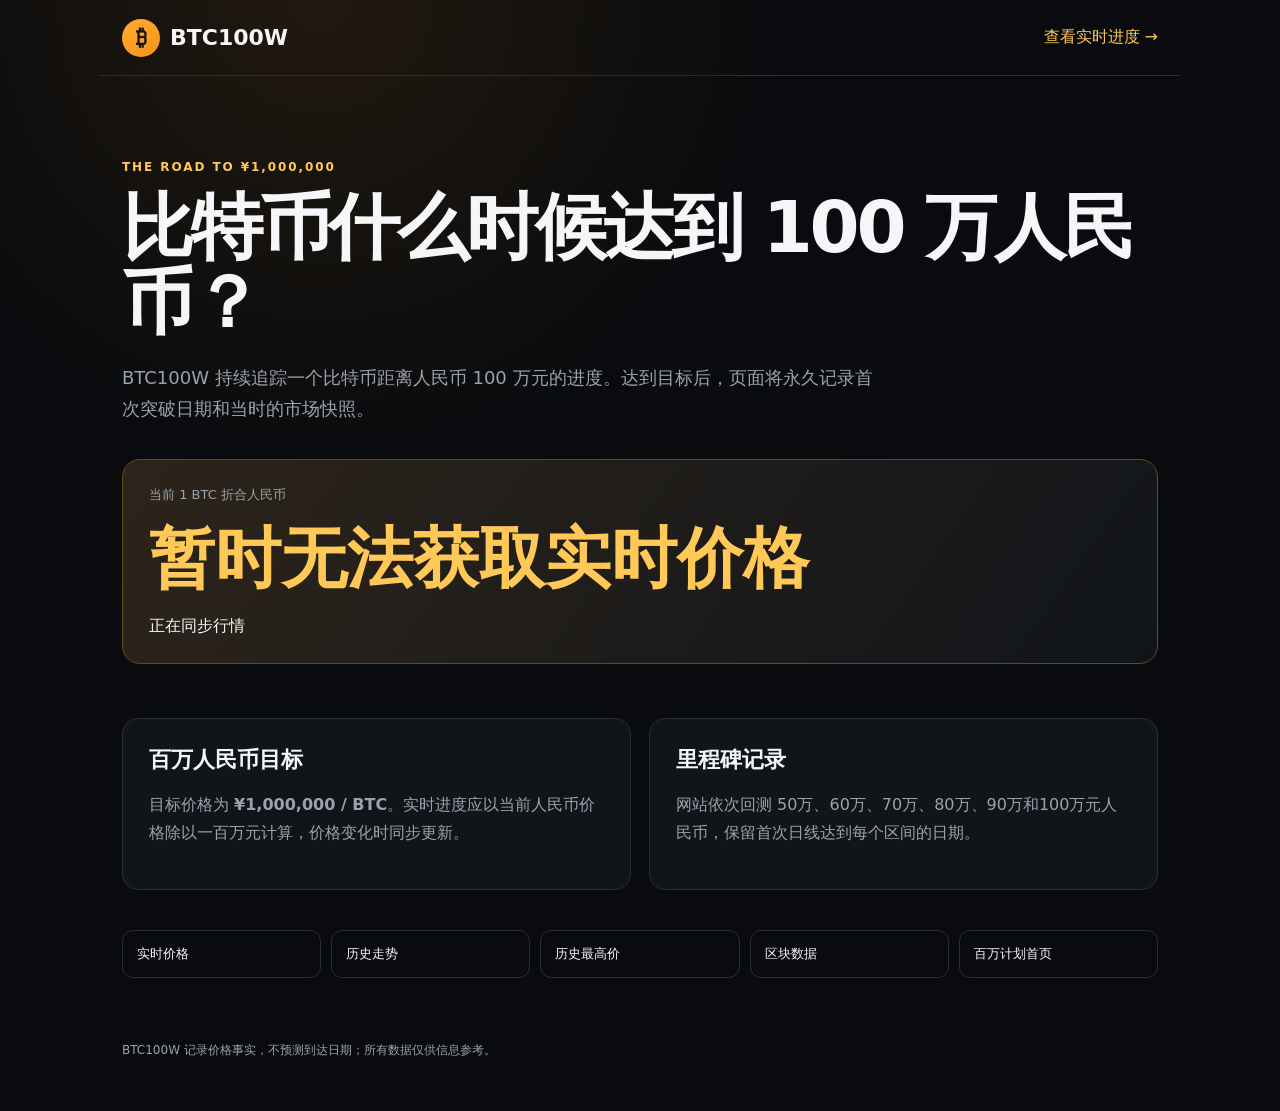
<file: bitcoin-1-million-cny.html>
<!doctype html><html lang="zh-CN"><head><meta charset="utf-8"><meta name="viewport" content="width=device-width,initial-scale=1"><title>比特币什么时候达到100万人民币？BTC百万价格进度 | BTC100W</title><meta name="description" content="追踪 1 BTC 距离 100 万人民币还有多远，查看实时价格、完成进度、历史人民币里程碑与最终日期记录。"><meta name="robots" content="index,follow"><link rel="canonical" href="https://btc100w.com/bitcoin-1-million-cny"><link rel="stylesheet" href="/seo.css"><script type="application/ld+json">{"@context":"https://schema.org","@type":"WebPage","name":"比特币100万人民币计划","url":"https://btc100w.com/bitcoin-1-million-cny","inLanguage":"zh-CN"}</script></head><body><header class="wrap nav"><a class="brand" href="/"><span class="coin">₿</span>BTC100W</a><a class="back" href="/">查看实时进度 →</a></header><main class="wrap"><section class="hero"><div class="kicker">THE ROAD TO ¥1,000,000</div><h1>比特币什么时候达到 100 万人民币？</h1><p class="lead">BTC100W 持续追踪一个比特币距离人民币 100 万元的进度。达到目标后，页面将永久记录首次突破日期和当时的市场快照。</p><div class="answer"><span>当前 1 BTC 折合人民币</span><b data-live-price>加载中…</b><time data-live-time>正在同步行情</time></div></section><section class="grid"><article class="card"><h2>百万人民币目标</h2><p>目标价格为 <strong>¥1,000,000 / BTC</strong>。实时进度应以当前人民币价格除以一百万元计算，价格变化时同步更新。</p></article><article class="card"><h2>里程碑记录</h2><p>网站依次回测 50万、60万、70万、80万、90万和100万元人民币，保留首次日线达到每个区间的日期。</p></article></section><nav class="links"><a href="/btc-cny">实时价格</a><a href="/btc-cny-history">历史走势</a><a href="/btc-cny-ath">历史最高价</a><a href="/bitcoin-network">区块数据</a><a href="/">百万计划首页</a></nav><p class="note">BTC100W 记录价格事实，不预测到达日期；所有数据仅供信息参考。</p></main><script src="/seo.js"></script></body></html>
</file>
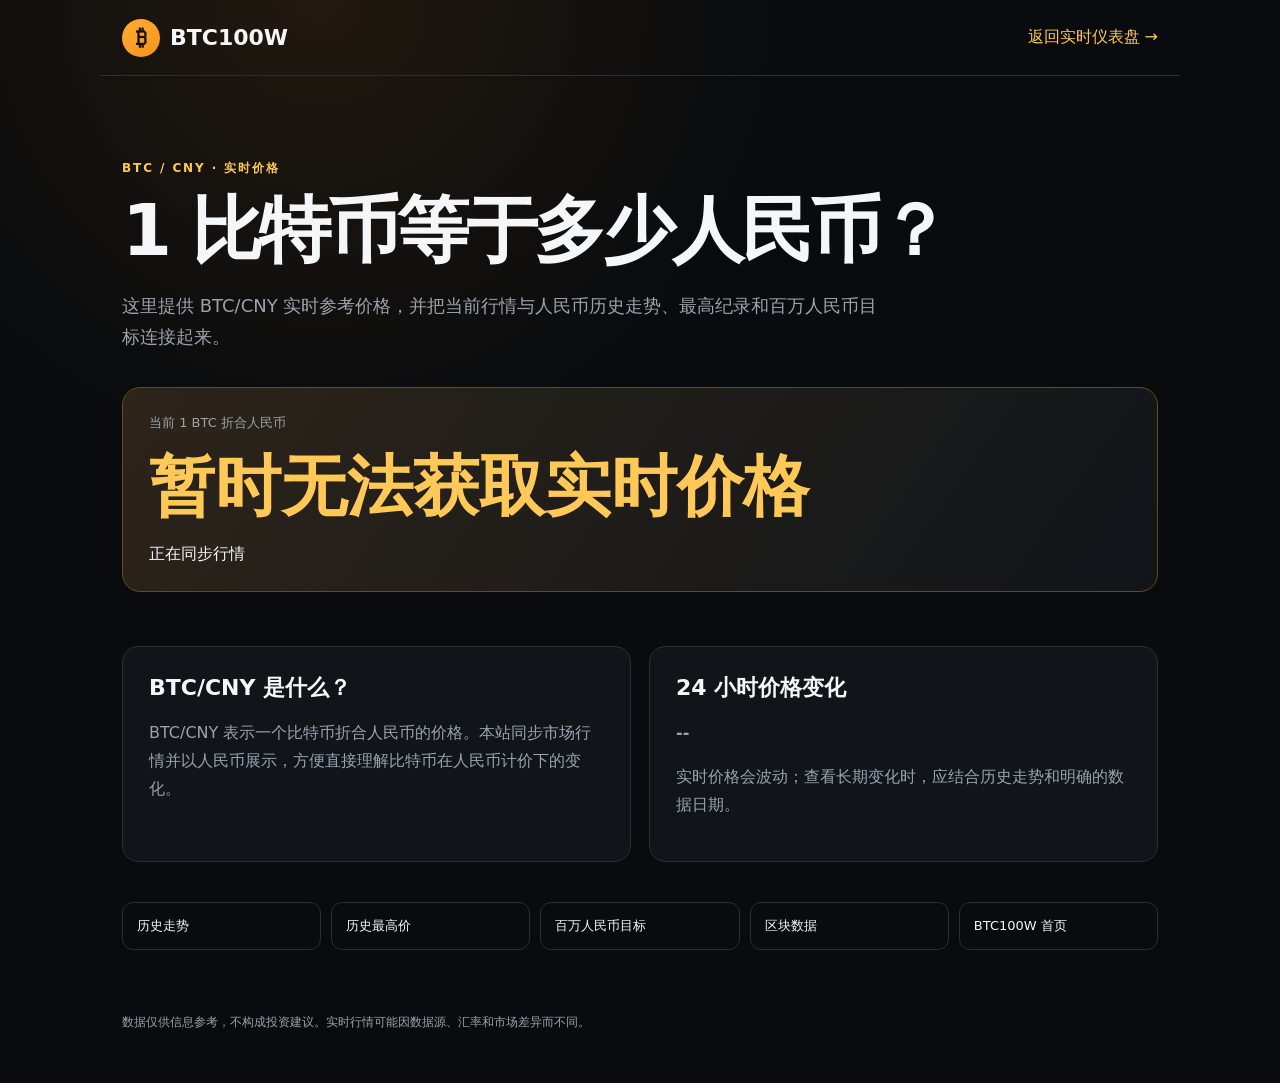
<file: btc-cny.html>
<!doctype html><html lang="zh-CN"><head><meta charset="utf-8"><meta name="viewport" content="width=device-width,initial-scale=1"><title>1比特币等于多少人民币？BTC/CNY 实时价格 | BTC100W</title><meta name="description" content="实时查询 1 比特币等于多少人民币，查看 BTC/CNY 当前价格、24小时变化、更新时间及人民币历史价格入口。"><meta name="robots" content="index,follow"><link rel="canonical" href="https://btc100w.com/btc-cny"><link rel="stylesheet" href="/seo.css"><meta property="og:title" content="1比特币等于多少人民币？"><meta property="og:url" content="https://btc100w.com/btc-cny"><script type="application/ld+json">{"@context":"https://schema.org","@type":"WebPage","name":"比特币人民币实时价格","url":"https://btc100w.com/btc-cny","inLanguage":"zh-CN","isPartOf":{"@type":"WebSite","name":"BTC100W","url":"https://btc100w.com/"}}</script></head><body><header class="wrap nav"><a class="brand" href="/"><span class="coin">₿</span>BTC100W</a><a class="back" href="/">返回实时仪表盘 →</a></header><main class="wrap"><section class="hero"><div class="kicker">BTC / CNY · 实时价格</div><h1>1 比特币等于多少人民币？</h1><p class="lead">这里提供 BTC/CNY 实时参考价格，并把当前行情与人民币历史走势、最高纪录和百万人民币目标连接起来。</p><div class="answer"><span>当前 1 BTC 折合人民币</span><b data-live-price>加载中…</b><time data-live-time>正在同步行情</time></div></section><section class="grid"><article class="card"><h2>BTC/CNY 是什么？</h2><p>BTC/CNY 表示一个比特币折合人民币的价格。本站同步市场行情并以人民币展示，方便直接理解比特币在人民币计价下的变化。</p></article><article class="card"><h2>24 小时价格变化</h2><p><strong data-live-change>--</strong></p><p>实时价格会波动；查看长期变化时，应结合历史走势和明确的数据日期。</p></article></section><nav class="links"><a href="/btc-cny-history">历史走势</a><a href="/btc-cny-ath">历史最高价</a><a href="/bitcoin-1-million-cny">百万人民币目标</a><a href="/bitcoin-network">区块数据</a><a href="/">BTC100W 首页</a></nav><p class="note">数据仅供信息参考，不构成投资建议。实时行情可能因数据源、汇率和市场差异而不同。</p></main><script src="/seo.js"></script></body></html>
</file>
<file: seo.css>
:root{--bg:#090b0e;--panel:#11151a;--line:#282e36;--text:#f4f6f8;--muted:#9aa3ad;--orange:#f7931a;--gold:#ffc857}*{box-sizing:border-box}body{margin:0;background:radial-gradient(circle at 25% 0%,rgba(247,147,26,.1),transparent 32%),var(--bg);color:var(--text);font-family:Inter,system-ui,-apple-system,"Segoe UI",sans-serif}.wrap{max-width:1080px;margin:auto;padding:0 22px}.nav{min-height:76px;display:flex;align-items:center;justify-content:space-between;border-bottom:1px solid var(--line)}.brand{display:flex;align-items:center;gap:10px;color:var(--text);text-decoration:none;font-weight:900;font-size:22px}.coin{width:38px;height:38px;border-radius:50%;display:grid;place-items:center;background:linear-gradient(145deg,#ffad31,var(--orange));color:#181008}.back{color:var(--gold);text-decoration:none}.hero{padding:84px 0 54px}.kicker{color:var(--gold);font-size:12px;font-weight:900;letter-spacing:.16em}.hero h1{font-size:clamp(38px,7vw,72px);letter-spacing:-.045em;line-height:1.04;margin:16px 0 22px}.lead{max-width:760px;color:var(--muted);font-size:18px;line-height:1.75}.answer{margin-top:34px;padding:26px;border:1px solid #684918;border-radius:18px;background:linear-gradient(125deg,rgba(247,147,26,.12),transparent),var(--panel)}.answer span{display:block;color:var(--muted);font-size:13px}.answer b{display:block;color:var(--gold);font-size:clamp(34px,7vw,66px);margin-top:10px}.answer time{display:block;margin-top:12px}.grid{display:grid;grid-template-columns:1fr 1fr;gap:18px;margin-bottom:22px}.card{padding:26px;border:1px solid var(--line);border-radius:16px;background:var(--panel)}.card h2{margin:0 0 14px;font-size:22px}.card p,.card li{color:var(--muted);line-height:1.75}.links{display:grid;grid-template-columns:repeat(5,1fr);gap:10px;margin:40px 0}.links a{padding:14px;border:1px solid var(--line);border-radius:11px;color:var(--text);text-decoration:none;font-size:13px}.links a:hover{color:var(--gold);border-color:#684918}.note{font-size:12px;color:var(--muted);padding:24px 0 40px}.blocks{display:grid;grid-template-columns:repeat(5,1fr);gap:10px;margin-top:18px}.block{padding:14px;border:1px solid var(--line);border-radius:12px}.block b{color:var(--gold)}.block small{display:block;color:var(--muted);margin-top:8px}@media(max-width:760px){.hero{padding-top:54px}.grid{grid-template-columns:1fr}.links{grid-template-columns:1fr 1fr}.blocks{grid-template-columns:1fr 1fr}.back{font-size:13px}}
</file>
